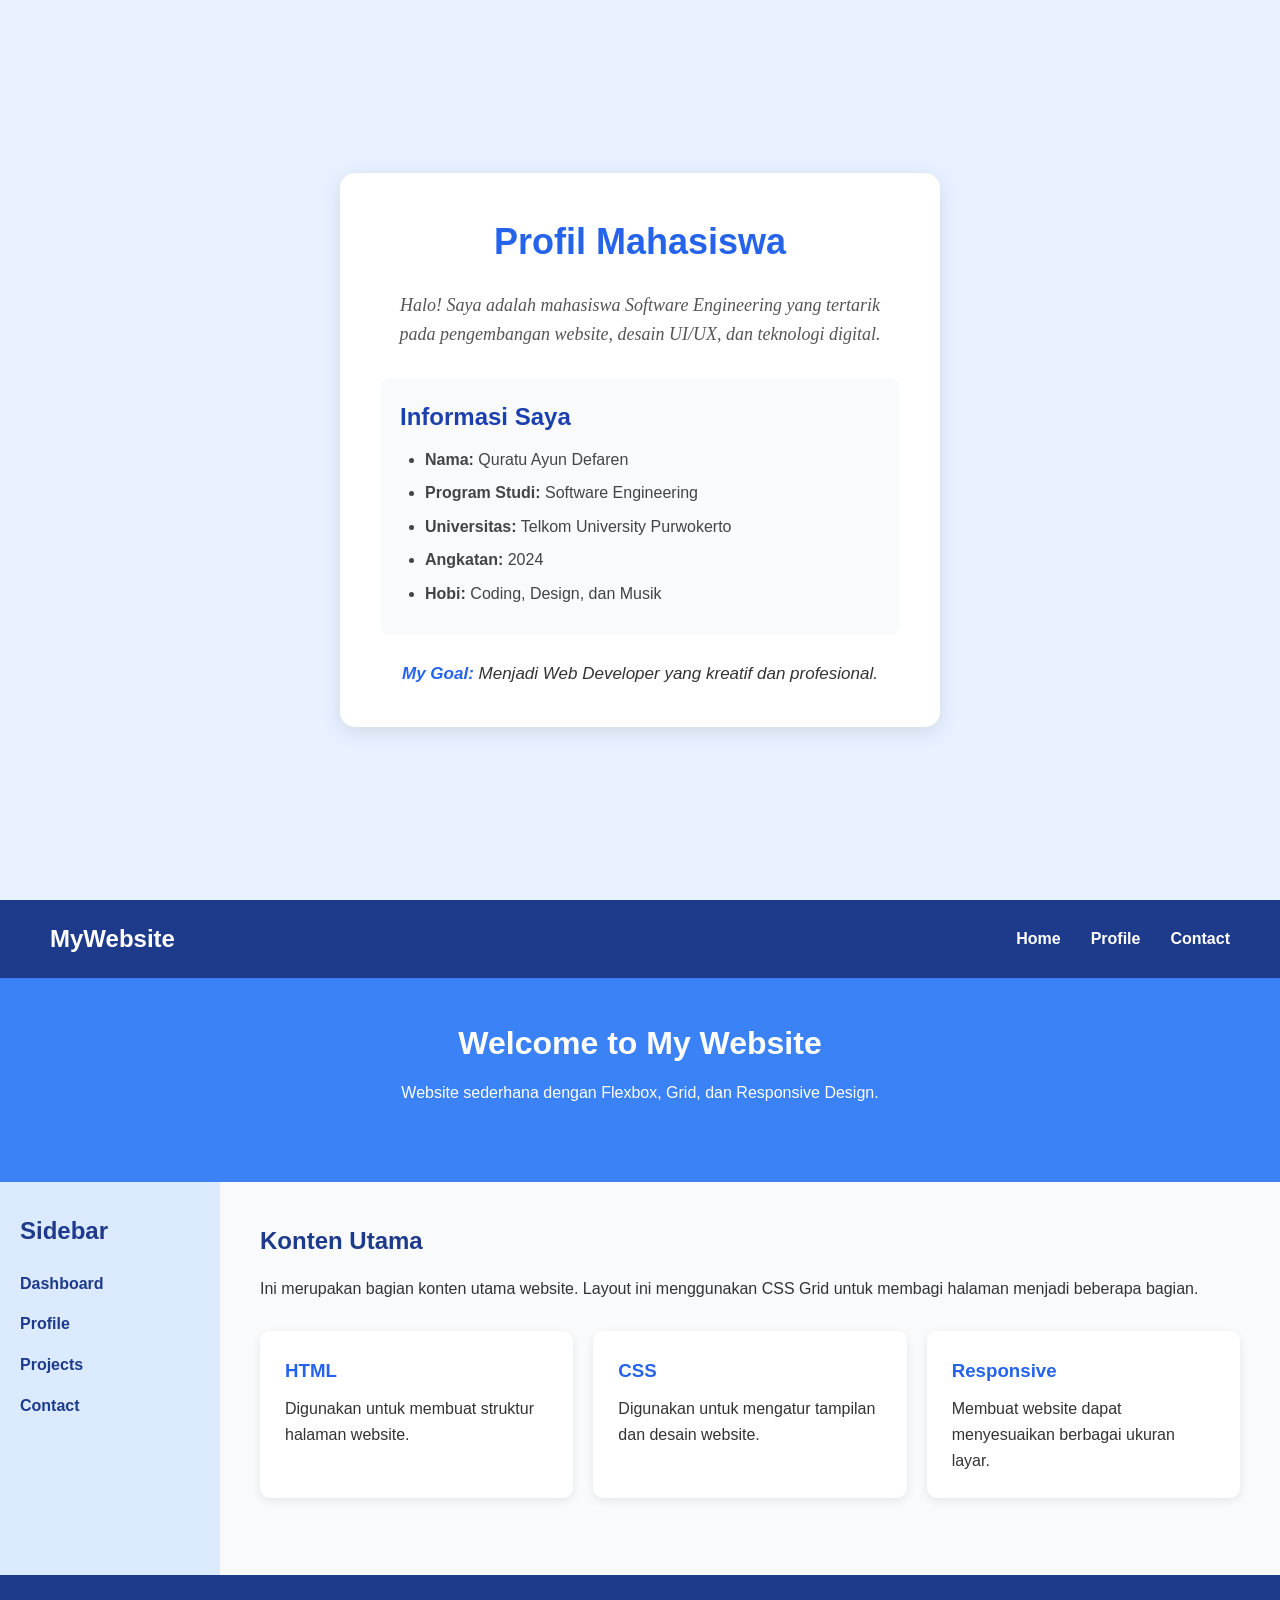
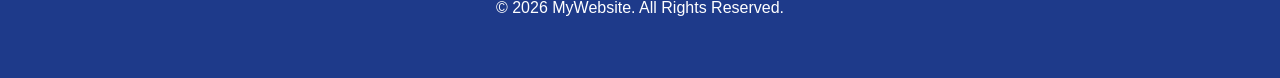
<file: MODUL3_CSS/CODINGAN/index.html>
<!DOCTYPE html>
<html lang="id">
<head>
    <meta charset="UTF-8">
    <meta name="viewport" content="width=device-width, initial-scale=1.0">
    <title>Latihan Praktikum CSS</title>

    <!-- Menghubungkan HTML dengan CSS -->
    <link rel="stylesheet" href="style.css">
</head>

<body>

    <!-- =========================
         SOAL 1 - PROFIL
    ========================== -->

    <section class="profile-section">

        <div class="profile-card">

            <h1>Profil Mahasiswa</h1>

            <p class="description">
                Halo! Saya adalah mahasiswa Software Engineering yang
                tertarik pada pengembangan website, desain UI/UX,
                dan teknologi digital.
            </p>

            <div class="profile-info">
                <h2>Informasi Saya</h2>

                <ul>
                    <li><strong>Nama:</strong> Quratu Ayun Defaren</li>
                    <li><strong>Program Studi:</strong> Software Engineering</li>
                    <li><strong>Universitas:</strong> Telkom University Purwokerto</li>
                    <li><strong>Angkatan:</strong> 2024</li>
                    <li><strong>Hobi:</strong> Coding, Design, dan Musik</li>
                </ul>
            </div>

            <p class="quote">
                <span>My Goal:</span> Menjadi Web Developer yang kreatif dan profesional.
            </p>

        </div>

    </section>


    <!-- =========================
         SOAL 2 - RESPONSIVE LAYOUT
    ========================== -->

    <div class="website">

        <!-- Navbar -->
        <nav class="navbar">

            <div class="logo">
                MyWebsite
            </div>

            <ul class="nav-menu">
                <li><a href="#">Home</a></li>
                <li><a href="#">Profile</a></li>
                <li><a href="#">Contact</a></li>
            </ul>

        </nav>


        <!-- CSS Grid Layout -->
        <div class="layout">

            <!-- Header -->
            <header class="header">
                <h1>Welcome to My Website</h1>
                <p>Website sederhana dengan Flexbox, Grid, dan Responsive Design.</p>
            </header>


            <!-- Sidebar -->
            <aside class="sidebar">

                <h2>Sidebar</h2>

                <ul>
                    <li><a href="#">Dashboard</a></li>
                    <li><a href="#">Profile</a></li>
                    <li><a href="#">Projects</a></li>
                    <li><a href="#">Contact</a></li>
                </ul>

            </aside>


            <!-- Main Content -->
            <main class="content">

                <h2>Konten Utama</h2>

                <p>
                    Ini merupakan bagian konten utama website.
                    Layout ini menggunakan CSS Grid untuk membagi
                    halaman menjadi beberapa bagian.
                </p>

                <!-- Flexbox Cards -->
                <div class="cards">

                    <div class="card">
                        <h3>HTML</h3>
                        <p>
                            Digunakan untuk membuat struktur halaman website.
                        </p>
                    </div>

                    <div class="card">
                        <h3>CSS</h3>
                        <p>
                            Digunakan untuk mengatur tampilan dan desain website.
                        </p>
                    </div>

                    <div class="card">
                        <h3>Responsive</h3>
                        <p>
                            Membuat website dapat menyesuaikan berbagai ukuran layar.
                        </p>
                    </div>

                </div>

            </main>


            <!-- Footer -->
            <footer class="footer">
                <p>&copy; 2026 MyWebsite. All Rights Reserved.</p>
            </footer>

        </div>

    </div>

</body>
</html>
</file>
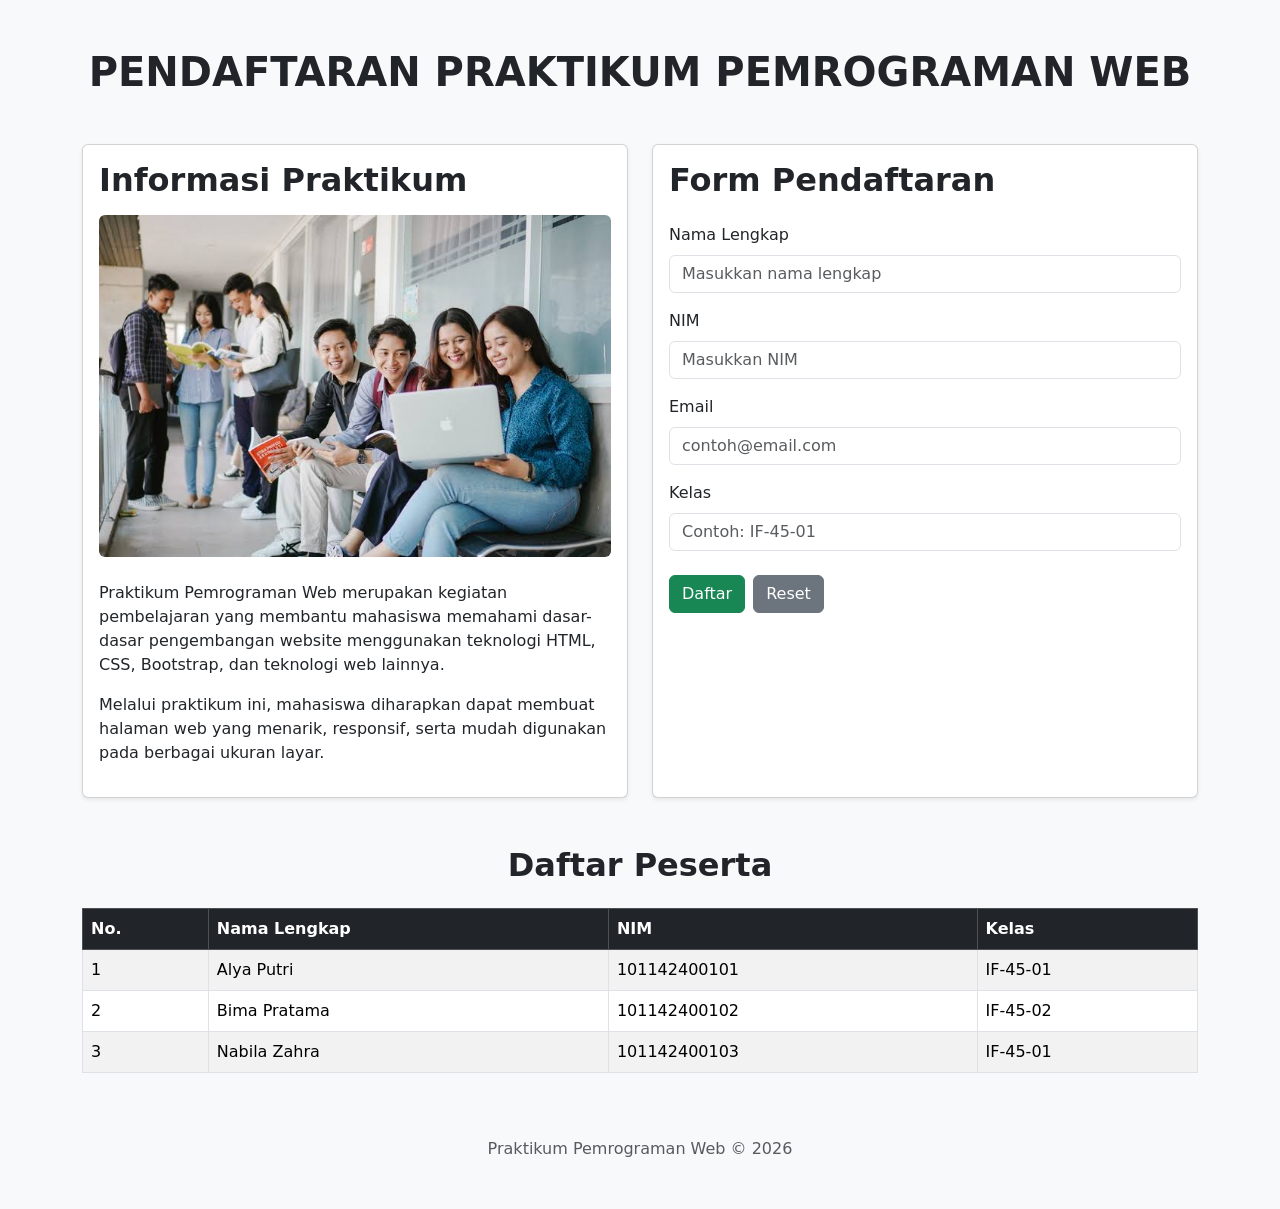
<file: MODUL4_BOOTSTRAP-TAILWIND/soal1.html>
<!DOCTYPE html>
<html lang="id">
<head>
    <meta charset="UTF-8">
    <meta name="viewport" content="width=device-width, initial-scale=1.0">

    <title>Pendaftaran Praktikum Pemrograman Web</title>

    <!-- Bootstrap 5.3.0 CSS -->
    <link
        rel="stylesheet"
        href="https://cdn.jsdelivr.net/npm/bootstrap@5.3.0/dist/css/bootstrap.min.css"
    >
</head>

<body class="bg-light">

    <div class="container py-5">

        <!-- Judul -->
        <h1 class="text-center text-uppercase fw-bold mb-5">
            Pendaftaran Praktikum Pemrograman Web
        </h1>

        <!-- Informasi dan Form -->
        <div class="row g-4">

            <!-- Kolom Informasi -->
            <div class="col-md-6">
                <div class="card h-100 shadow-sm">
                    <div class="card-body">

                        <h2 class="fw-bold mb-3">
                            Informasi Praktikum
                        </h2>

                        <img
                            src="asets/images.jpeg"
                            alt="Kegiatan kampus"
                            class="img-fluid rounded mb-4"
                        >

                        <p>
                            Praktikum Pemrograman Web merupakan kegiatan
                            pembelajaran yang membantu mahasiswa memahami
                            dasar-dasar pengembangan website menggunakan
                            teknologi HTML, CSS, Bootstrap, dan teknologi
                            web lainnya.
                        </p>

                        <p>
                            Melalui praktikum ini, mahasiswa diharapkan dapat
                            membuat halaman web yang menarik, responsif,
                            serta mudah digunakan pada berbagai ukuran layar.
                        </p>

                    </div>
                </div>
            </div>

            <!-- Kolom Form -->
            <div class="col-md-6">
                <div class="card h-100 shadow-sm">
                    <div class="card-body">

                        <h2 class="fw-bold mb-4">
                            Form Pendaftaran
                        </h2>

                        <form>

                            <!-- Nama -->
                            <div class="mb-3">
                                <label for="nama" class="form-label">
                                    Nama Lengkap
                                </label>

                                <input
                                    type="text"
                                    class="form-control"
                                    id="nama"
                                    name="nama"
                                    placeholder="Masukkan nama lengkap"
                                    required
                                >
                            </div>

                            <!-- NIM -->
                            <div class="mb-3">
                                <label for="nim" class="form-label">
                                    NIM
                                </label>

                                <input
                                    type="text"
                                    class="form-control"
                                    id="nim"
                                    name="nim"
                                    placeholder="Masukkan NIM"
                                    required
                                >
                            </div>

                            <!-- Email -->
                            <div class="mb-3">
                                <label for="email" class="form-label">
                                    Email
                                </label>

                                <input
                                    type="email"
                                    class="form-control"
                                    id="email"
                                    name="email"
                                    placeholder="contoh@email.com"
                                    required
                                >
                            </div>

                            <!-- Kelas -->
                            <div class="mb-4">
                                <label for="kelas" class="form-label">
                                    Kelas
                                </label>

                                <input
                                    type="text"
                                    class="form-control"
                                    id="kelas"
                                    name="kelas"
                                    placeholder="Contoh: IF-45-01"
                                    required
                                >
                            </div>

                            <!-- Tombol -->
                            <div class="d-flex gap-2">
                                <button
                                    type="submit"
                                    class="btn btn-success"
                                >
                                    Daftar
                                </button>

                                <button
                                    type="reset"
                                    class="btn btn-secondary"
                                >
                                    Reset
                                </button>
                            </div>

                        </form>

                    </div>
                </div>
            </div>

        </div>

        <!-- Tabel Peserta -->
        <div class="mt-5">

            <h2 class="text-center fw-bold mb-4">
                Daftar Peserta
            </h2>

            <div class="table-responsive">

                <table class="table table-striped table-bordered table-hover">

                    <thead class="table-dark">
                        <tr>
                            <th>No.</th>
                            <th>Nama Lengkap</th>
                            <th>NIM</th>
                            <th>Kelas</th>
                        </tr>
                    </thead>

                    <tbody>

                        <tr>
                            <td>1</td>
                            <td>Alya Putri</td>
                            <td>101142400101</td>
                            <td>IF-45-01</td>
                        </tr>

                        <tr>
                            <td>2</td>
                            <td>Bima Pratama</td>
                            <td>101142400102</td>
                            <td>IF-45-02</td>
                        </tr>

                        <tr>
                            <td>3</td>
                            <td>Nabila Zahra</td>
                            <td>101142400103</td>
                            <td>IF-45-01</td>
                        </tr>

                    </tbody>

                </table>

            </div>

        </div>

        <!-- Footer -->
        <footer class="text-center text-muted mt-5">
            <p class="mb-0">
                Praktikum Pemrograman Web &copy; 2026
            </p>
        </footer>

    </div>

</body>
</html>
</file>
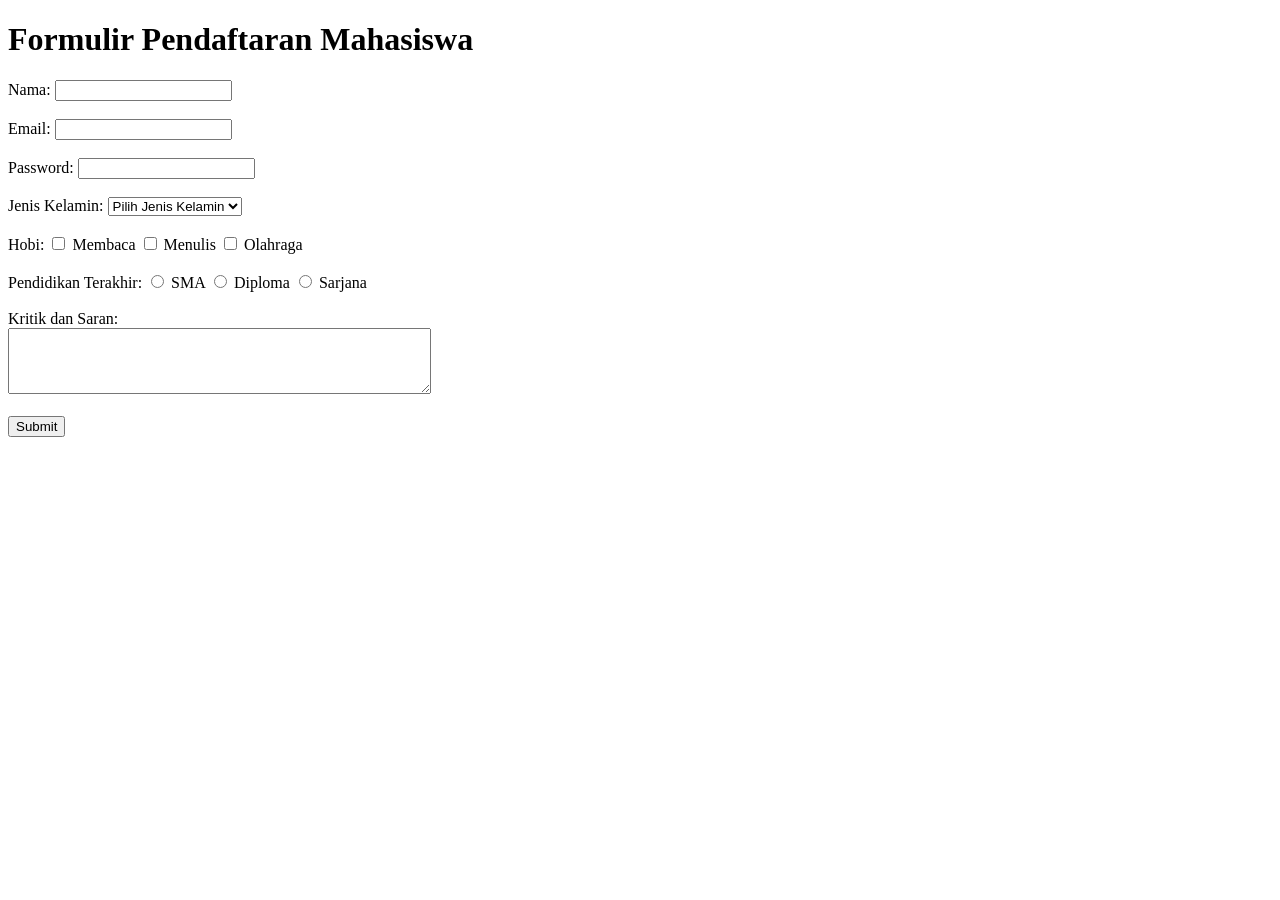
<file: MODUL2_HTML/CODINGAN/soal2.html>
<!DOCTYPE html>
<html lang="en">
<head>
    <meta charset="UTF-8">
    <meta name="viewport" content="width=device-width, initial-scale=1.0">
    <title>Formulir Pendaftaran Mahasiswa</title>
</head>
<body>
    <h1>Formulir Pendaftaran Mahasiswa</h1>
    <form action="#" method="post">
        <label for="nama">Nama:</label>
        <input type="text" id="nama" name="nama" required><br><br>

        <label for="email">Email:</label>
        <input type="email" id="email" name="email" required><br><br>

        <label for="password">Password:</label>
        <input type="password" id="password" name="password" required><br><br>

        <label for="jenis-kelamin">Jenis Kelamin:</label>
        <select id="jenis-kelamin" name="jenis-kelamin" required>
            <option value="">Pilih Jenis Kelamin</option>
            <option value="laki-laki">Laki-laki</option>
            <option value="perempuan">Perempuan</option>
        </select><br><br>

        <label for="hobi">Hobi:</label>
        <input type="checkbox" id="hobi1" name="hobi" value="membaca">
        <label for="hobi1">Membaca</label>
        <input type="checkbox" id="hobi2" name="hobi" value="menulis">
        <label for="hobi2">Menulis</label>
        <input type="checkbox" id="hobi3" name="hobi" value="olahraga">
        <label for="hobi3">Olahraga</label><br><br>

        <label for=""pendidikan">Pendidikan Terakhir:</label>
        <input type="radio" id="pendidikan  1" name="pendidikan" value="sma">
        <label for="pendidikan  1">SMA</label>
        <input type="radio" id="pendidikan  2" name="pendidikan" value="diploma">
        <label for="pendidikan  2">Diploma</label>
        <input type="radio" id="pendidikan  3" name="pendidikan" value="sarjana">
        <label for="pendidikan  3">Sarjana</label><br><br>

        <label for="kritik-dan-saran">Kritik dan Saran:</label><br>
        <textarea id="kritik-dan-saran" name="kritik-dan-saran" rows="4" cols="50"></textarea><br><br>


        <input type="submit" value="Submit">
    </form>
</body>
</html>
</file>
<file: MODUL3_CSS/CODINGAN/style.css>
/* =================================
   RESET
================================= */

* {
    margin: 0;
    padding: 0;
    box-sizing: border-box;
}

body {
    font-family: Arial, Helvetica, sans-serif;
    background-color: #f4f6f8;
    color: #333;
    line-height: 1.6;
}


/* =================================
   SOAL 1 - PROFILE
================================= */

.profile-section {
    min-height: 100vh;
    background-color: #e8f1ff;
    padding: 50px 20px;

    /* Alignment */
    display: flex;
    justify-content: center;
    align-items: center;
}

.profile-card {
    width: 600px;
    background-color: white;
    padding: 40px;
    border-radius: 15px;

    /* Shadow */
    box-shadow: 0 5px 20px rgba(0, 0, 0, 0.1);
}

/* Selector untuk heading */
.profile-card h1 {
    text-align: center;
    color: #2563eb;
    font-size: 36px;
    font-weight: bold;
    margin-bottom: 20px;
}

/* Font Properties */
.description {
    font-family: Georgia, serif;
    font-size: 18px;
    font-weight: normal;
    font-style: italic;

    text-align: center;
    color: #555;
    margin-bottom: 30px;
}

.profile-info {
    background-color: #f8fafc;
    padding: 20px;
    border-radius: 10px;
}

.profile-info h2 {
    color: #1e40af;
    margin-bottom: 10px;
}

/* List Styling */
.profile-info ul {
    padding-left: 25px;
}

.profile-info li {
    margin-bottom: 8px;
    color: #444;
}

/* Span */
.quote {
    margin-top: 25px;
    text-align: center;
    font-size: 17px;
    font-style: italic;
}

.quote span {
    color: #2563eb;
    font-weight: bold;
}


/* =================================
   SOAL 2 - NAVBAR
================================= */

.website {
    background-color: #ffffff;
}

/* Flexbox */
.navbar {
    display: flex;
    justify-content: space-between;
    align-items: center;

    padding: 20px 50px;
    background-color: #1e3a8a;
    color: white;
}

.logo {
    font-size: 24px;
    font-weight: bold;
}

/* Menu menggunakan Flexbox */
.nav-menu {
    display: flex;
    gap: 30px;
    list-style: none;
}

.nav-menu a {
    color: white;
    text-decoration: none;
    font-weight: bold;
}

.nav-menu a:hover {
    color: #bfdbfe;
}


/* =================================
   CSS GRID LAYOUT
================================= */

.layout {
    display: grid;

    /*
       Desktop:
       Sidebar | Content
    */
    grid-template-columns: 220px 1fr;

    grid-template-areas:
        "header header"
        "sidebar content"
        "footer footer";

    min-height: 700px;
}


/* Header */

.header {
    grid-area: header;

    background-color: #3b82f6;
    color: white;

    padding: 40px;
    text-align: center;
}

.header h1 {
    font-size: 32px;
    margin-bottom: 10px;
}


/* Sidebar */

.sidebar {
    grid-area: sidebar;

    background-color: #dbeafe;
    padding: 30px 20px;
}

.sidebar h2 {
    color: #1e3a8a;
    margin-bottom: 20px;
}

.sidebar ul {
    list-style: none;
}

.sidebar li {
    margin-bottom: 15px;
}

.sidebar a {
    text-decoration: none;
    color: #1e3a8a;
    font-weight: bold;
}


/* Main Content */

.content {
    grid-area: content;

    padding: 40px;
    background-color: #f8fafc;
}

.content h2 {
    color: #1e3a8a;
    margin-bottom: 15px;
}


/* =================================
   FLEXBOX CARDS
================================= */

.cards {
    display: flex;
    gap: 20px;
    margin-top: 30px;
}

.card {
    flex: 1;

    background-color: white;
    padding: 25px;

    border-radius: 10px;

    box-shadow: 0 3px 10px rgba(0, 0, 0, 0.08);
}

.card h3 {
    color: #2563eb;
    margin-bottom: 10px;
}


/* =================================
   FOOTER
================================= */

.footer {
    grid-area: footer;

    background-color: #1e3a8a;
    color: white;

    text-align: center;
    padding: 20px;
}


/* =================================
   TABLET
   Maksimal 900px
================================= */

@media (max-width: 900px) {

    .navbar {
        padding: 20px 30px;
    }

    .layout {
        grid-template-columns: 180px 1fr;

        grid-template-areas:
            "header header"
            "sidebar content"
            "footer footer";
    }

    .content {
        padding: 30px;
    }

    .cards {
        gap: 15px;
    }

    .card {
        padding: 20px;
    }
}


/* =================================
   MOBILE
   Maksimal 600px
================================= */

@media (max-width: 600px) {

    /* Navbar menjadi vertikal */

    .navbar {
        flex-direction: column;
        gap: 15px;
        padding: 20px;
    }

    .nav-menu {
        flex-direction: column;
        gap: 10px;

        text-align: center;
    }


    /* Grid menjadi satu kolom */

    .layout {
        grid-template-columns: 1fr;

        grid-template-areas:
            "header"
            "sidebar"
            "content"
            "footer";
    }


    /* Header */

    .header {
        padding: 30px 20px;
    }

    .header h1 {
        font-size: 25px;
    }


    /* Sidebar */

    .sidebar {
        padding: 25px;
    }


    /* Content */

    .content {
        padding: 25px 20px;
    }


    /* Cards menjadi vertikal */

    .cards {
        flex-direction: column;
    }


    /* Profile */

    .profile-card {
        width: 100%;
        padding: 25px;
    }

    .profile-card h1 {
        font-size: 28px;
    }

    .description {
        font-size: 16px;
    }
}
</file>
